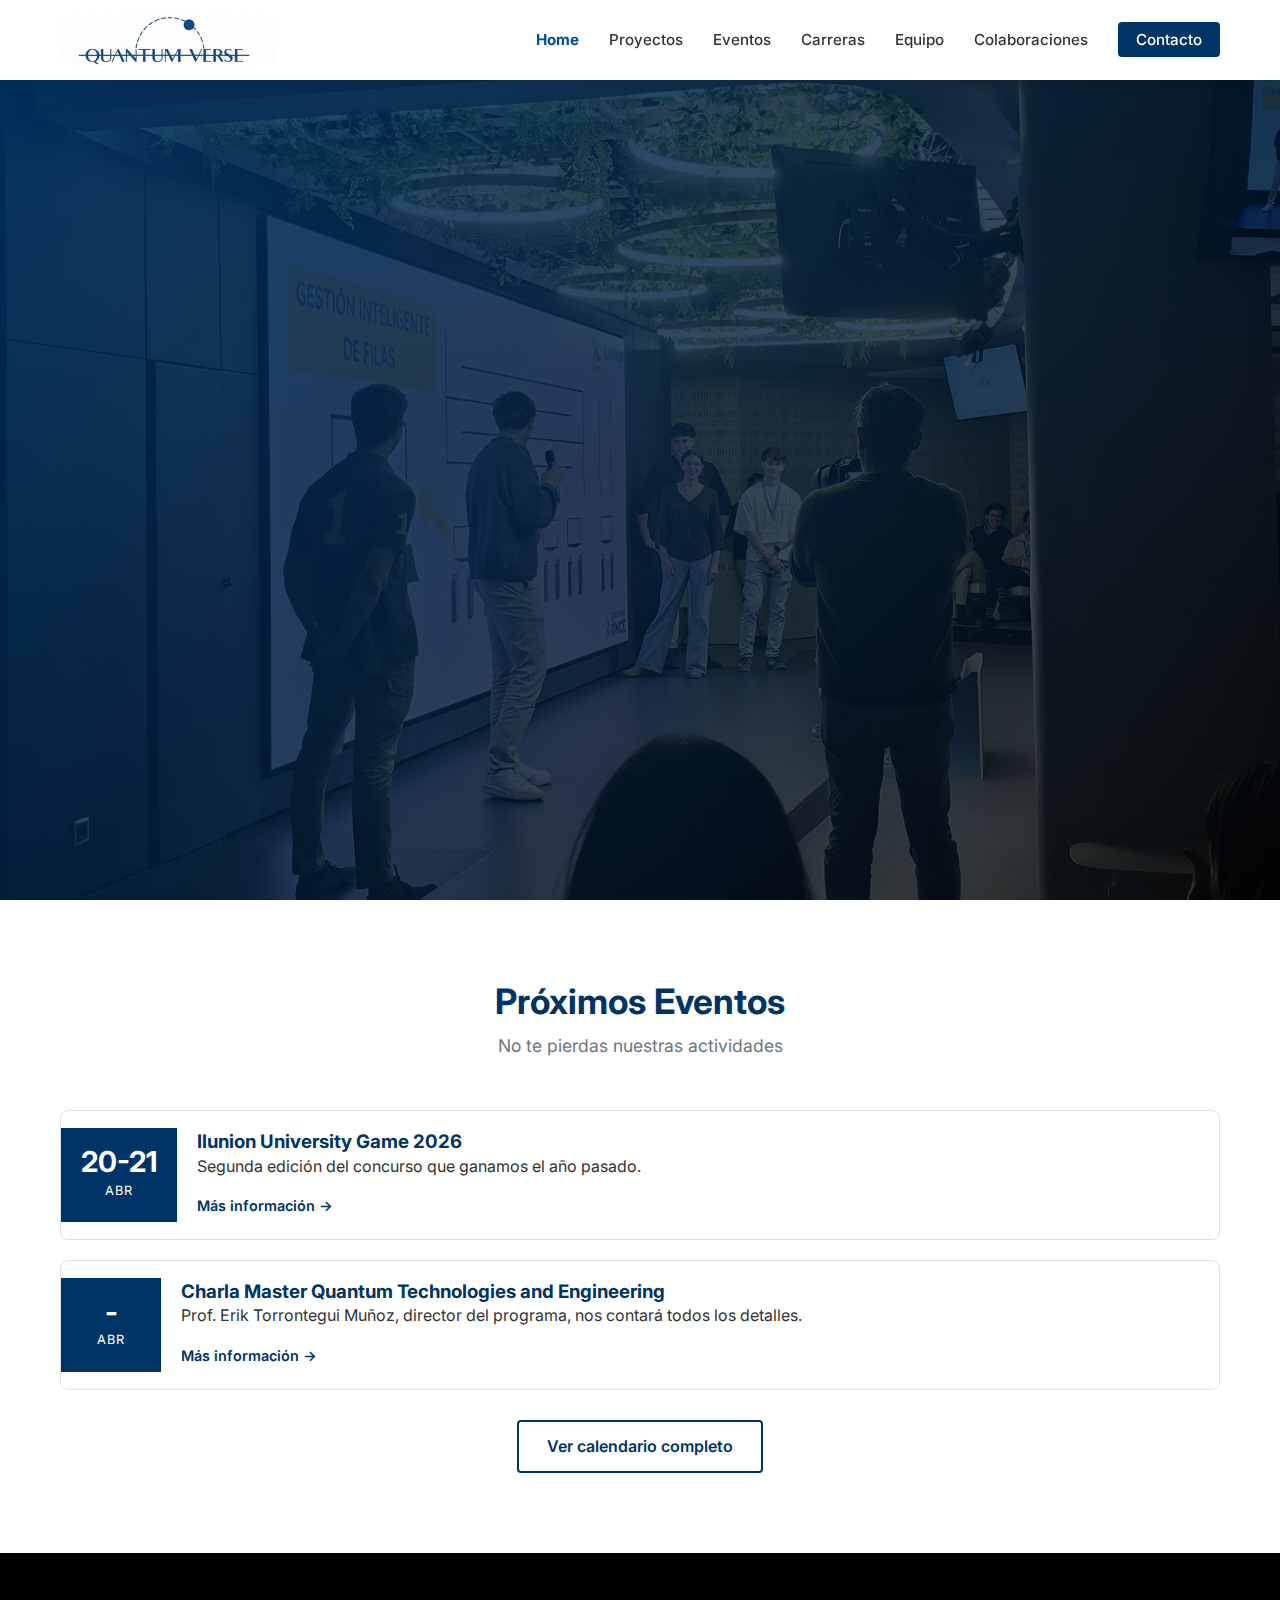
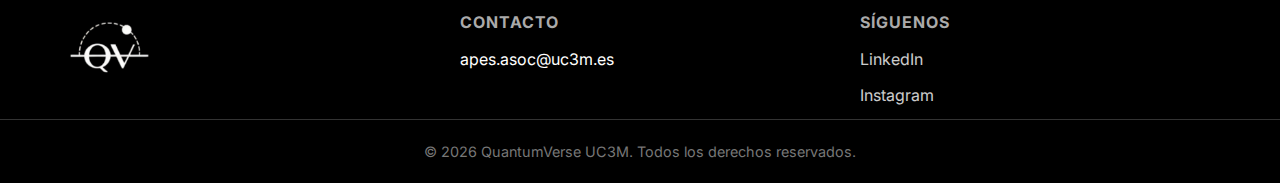
<file: index.html>
<!DOCTYPE html>
<html lang="es">
  <head>
      <meta charset="UTF-8" />
      <meta name="viewport" content="width=device-width, initial-scale=1.0" />
      <title>QuantumVerse - Asociación de Ingeniería Física UC3M</title>
      <link rel="icon" type="image/png" href="img/logo_pequeño_azul.png" />
      <meta
        name="description"
        content="QuantumVerse: Conectando la ingeniería física con proyectos reales y el mundo profesional. Asociación de la Universidad Carlos III de Madrid."
      />
      <link rel="stylesheet" href="style.css" />
      <link rel="preconnect" href="https://fonts.googleapis.com" />
      <link rel="preconnect" href="https://fonts.gstatic.com" crossorigin />
      <link
        href="https://fonts.googleapis.com/css2?family=Inter:wght@300;400;500;600;700&display=swap"
        rel="stylesheet"
      />
  </head>

  <body>
    <!-- Navigation -->
    <nav class="navbar">
      <div class="container nav-container">
        <a href="index.html" class="logo">
          <img src="img/logo_grande_blanco.png" alt="QuantumVerse" style="height: 50px; width: auto; display: block;">
        </a>
        <button class="nav-toggle" aria-label="Abrir menú">
          <span class="hamburger"></span>
        </button>
        <ul class="nav-menu">
          <li><a href="index.html" class="nav-link active">Home</a></li>
          <li><a href="proyectos.html" class="nav-link">Proyectos</a></li>
          <li><a href="eventos.html" class="nav-link">Eventos</a></li>
          <li><a href="carreras.html" class="nav-link">Carreras</a></li>
          <li><a href="equipo.html" class="nav-link">Equipo</a></li>
          <li><a href="colaboraciones.html" class="nav-link">Colaboraciones</a></li>
          <li><a href="#contacto" class="nav-link button-primary">Contacto</a></li>
        </ul>
      </div>
    </nav>

    <!-- Hero Section -->
    <header id="hero" class="hero-section">
      <div class="hero-overlay"></div>
      <div class="container hero-content">
        <h1 class="hero-title fade-in">
          Quantum Verse
        </h1>
        <p class="hero-subtitle fade-in delay-1">
          Asociación de Ingeniería Física - Universidad Carlos III de Madrid
        </p>
        <div class="hero-buttons fade-in delay-2">
          <a href="proyectos.html" class="btn btn-primary">Ver Proyectos</a>
          <a href="equipo.html" class="btn btn-outline">Únete a nosotros</a>
        </div>
      </div>
    </header>

    <!-- Projects Teaser --><!--
    <section class="section">
      <div class="container">
        <div class="section-header">
          <h2>Proyectos Destacados</h2>
          <p>Innovación tecnología desarrollada por estudiantes</p>
        </div>
        <div class="grid projects-grid">
          <article class="card project-card">
            <div class="card-content">
              <span class="tag active">Activo</span>
              <h3>Cohetería Experimental</h3>
              <p>
                Diseño y construcción de cohetes sonda con recuperación
                electrónica.
              </p>
              <a href="proyectos.html" class="read-more"
                >Ver todos los proyectos &rarr;</a
              >
            </div>
          </article>
          <article class="card project-card">
            <div class="card-content">
              <span class="tag active">Activo</span>
              <h3>Simulación de Fluidos</h3>
              <p>Desarrollo de software propio para la simulación numérica.</p>
              <a href="proyectos.html" class="read-more"
                >Ver todos los proyectos &rarr;</a
              >
            </div>
          </article>
        </div>
        <div style="text-align: center; margin-top: 30px">
          <a
            href="proyectos.html"
            class="btn btn-outline"
            style="
              border-color: var(--primary-color);
              color: var(--primary-color);
            "
            >Explorar todos los proyectos</a
          >
        </div>
      </div>
    </section>

    <section class="section bg-light">
      <div class="container">
        <div class="section-header">
          <h2>Tu Futuro Profesional</h2>
          <p>Descubre las salidas de la Ingeniería Física</p>
        </div>
        <div class="grid careers-grid">
          <div class="career-item">
            <div class="icon-box"></div>
            <h3>Energía y Sostenibilidad</h3>
            <p>Fusión nuclear, renovables y eficiencia energética.</p>
          </div>
          <div class="career-item">
            <div class="icon-box"></div>
            <h3>Tecnología y Datos</h3>
            <p>Ciencia de datos, computación cuántica e IA.</p>
          </div>
        </div>
        <div style="text-align: center; margin-top: 30px">
          <a href="carreras.html" class="btn btn-primary"
            >Ver guía de carreras</a
          >
        </div>
      </div>
    </section>
  -->
    <!-- Eventos Teaser -->
    <section class="section">
      <div class="container">
        <div class="section-header">
          <h2>Próximos Eventos</h2>
          <p>No te pierdas nuestras actividades</p>
        </div>
        <div class="events-list">
          <div class="event-item">
            <div class="date-badge">
              <span class="day">20-21</span>
              <span class="month">ABR</span>
            </div>
            <div class="event-details">
              <h3>Ilunion University Game 2026</h3>
              <p>Segunda edición del concurso que ganamos el año pasado.</p>
              <a href="eventos.html" class="read-more"
                >Más información &rarr;</a
              >
            </div>
          </div>
          <div class="event-item">
            <div class="date-badge">
              <span class="day">-</span>
              <span class="month">ABR</span>
            </div>
            <div class="event-details">
              <h3>Charla Master Quantum Technologies and Engineering</h3>
              <p>Prof. Erik Torrontegui Muñoz, director del programa, nos contará todos los detalles.</p>
              <a href="eventos.html" class="read-more"
                >Más información &rarr;</a
              >
            </div>
          </div>
        </div>
        <div style="text-align: center; margin-top: 30px">
          <a
            href="eventos.html"
            class="btn btn-outline"
            style="
              border-color: var(--primary-color);
              color: var(--primary-color);
            "
            >Ver calendario completo</a
          >
        </div>
      </div>
    </section>

    <!-- Footer -->
     <footer id="contacto">
      <!-- (Same footer content) -->
      <div class="container footer-content">
        <div class="footer-col">
          <img src="img/logo_pequeño_negro.png" alt="QuantumVerse" style="height: 80px; margin-bottom: 15px;">
          <p>
          </p>
        </div>
        <div class="footer-col">
          <h4>Contacto</h4>
          <p>apes.asoc@uc3m.es</p>
        </div>
        <div class="footer-col">
          <h4>Síguenos</h4>
          <ul class="social-links">
            <li><a href="https://www.linkedin.com/company/apes-uc3m">LinkedIn</a></li>
            <li><a href="https://www.instagram.com/apes_uc3m/">Instagram</a></li>
          </ul>
        </div>
      </div>
      <div class="footer-bottom">
        <p>&copy; 2026 QuantumVerse UC3M. Todos los derechos reservados.</p>
      </div>
    </footer>

    <script src="script.js"></script>
  </body>
</html>
</file>
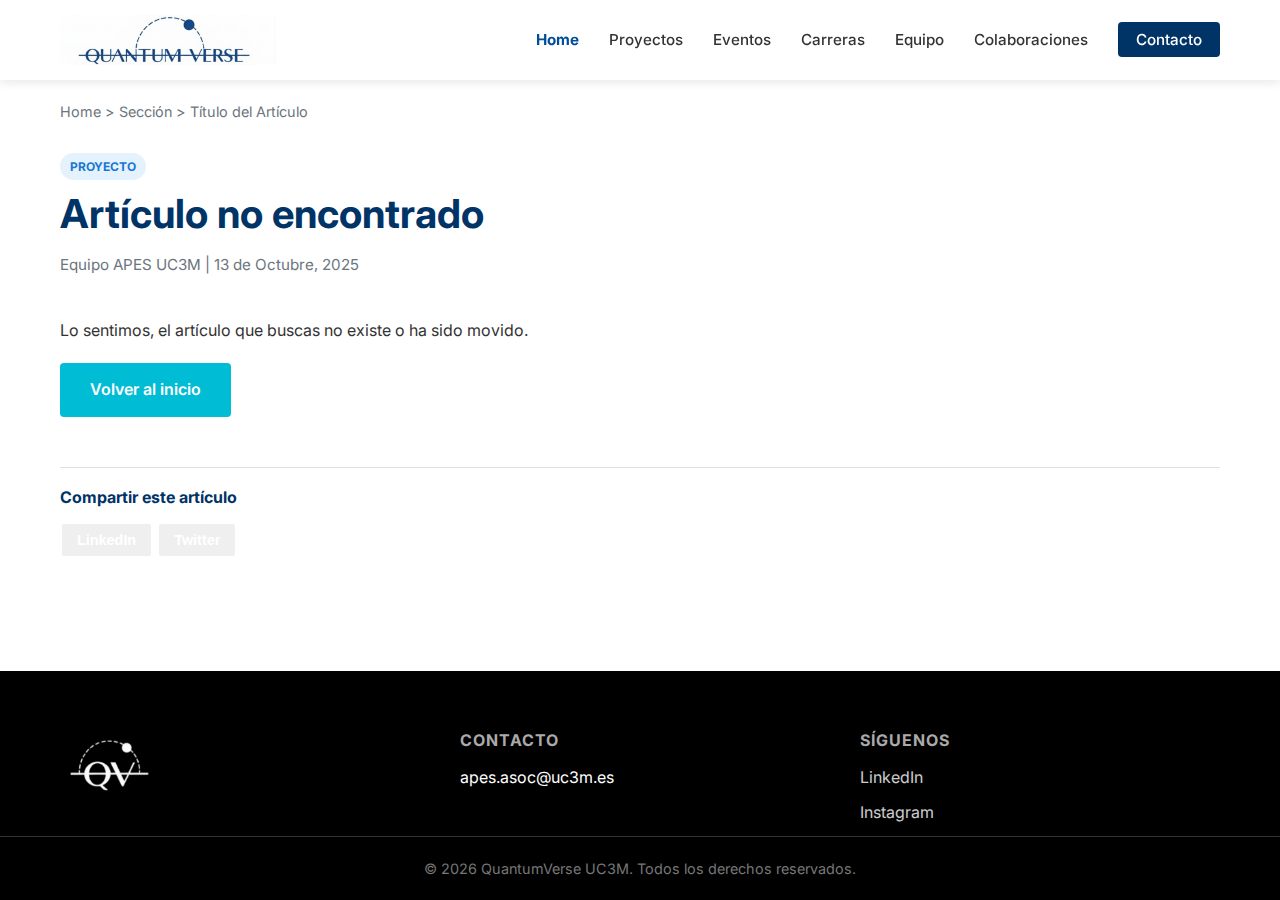
<file: articulo.html>
<!DOCTYPE html>
<html lang="es">
  <head>
    <meta charset="UTF-8" />
    <meta name="viewport" content="width=device-width, initial-scale=1.0" />
    <title>Título del Artículo - QuantumVerse</title>
    <link rel="icon" type="image/png" href="img/logo_pequeño_azul.png" />
    <meta
      name="description"
      content="Descripción breve del artículo para SEO."
    />
    <link rel="stylesheet" href="style.css" />
    <link rel="preconnect" href="https://fonts.googleapis.com" />
    <link rel="preconnect" href="https://fonts.gstatic.com" crossorigin />
    <link
      href="https://fonts.googleapis.com/css2?family=Inter:wght@300;400;500;600;700&display=swap"
      rel="stylesheet"
    />
  </head>

  <body>
    <!-- Navigation -->
    <nav class="navbar">
      <div class="container nav-container">
        <a href="index.html" class="logo">
          <img src="img/logo_grande_blanco.png" alt="QuantumVerse" style="height: 50px; width: auto; display: block;">
        </a>
        <button class="nav-toggle" aria-label="Abrir menú">
          <span class="hamburger"></span>
        </button>
        <ul class="nav-menu">
          <li><a href="index.html" class="nav-link active">Home</a></li>
          <li><a href="proyectos.html" class="nav-link">Proyectos</a></li>
          <li><a href="eventos.html" class="nav-link">Eventos</a></li>
          <li><a href="carreras.html" class="nav-link">Carreras</a></li>
          <li><a href="equipo.html" class="nav-link">Equipo</a></li>
          <li><a href="colaboraciones.html" class="nav-link">Colaboraciones</a></li>
          <li><a href="#contacto" class="nav-link button-primary">Contacto</a></li>
        </ul>
      </div>
    </nav>

    <!-- Main Content -->
    <main
      class="page-container"
      style="padding-top: 100px; padding-bottom: 60px"
    >
      <div class="container">
        <!-- Breadcrumbs -->
        <div
          class="breadcrumbs"
          style="
            margin-bottom: 30px;
            color: var(--secondary-color);
            font-size: 0.9rem;
          "
        >
          <a href="index.html">Home</a> &gt;
          <a href="#" class="current-section" id="breadcrumb-section"
            >Sección</a
          >
          &gt;
          <span class="current-page" id="breadcrumb-title"
            >Título del Artículo</span
          >
        </div>

        <article class="full-article">
          <header class="article-header" style="margin-bottom: 40px">
            <span
              class="tag active"
              style="margin-bottom: 10px"
              id="article-category"
              >Proyecto</span
            >
            <h1
              style="font-size: 2.5rem; margin-bottom: 15px"
              id="article-title"
            >
              Cámara de niebla
            </h1>
            <div
              class="meta-info"
              style="color: var(--secondary-color); font-size: 0.95rem"
            >
              <span id="article-author">Equipo APES UC3M</span> |
              <span id="article-date">13 de Octubre, 2025</span>
            </div>
          </header>

          <div
            class="article-content"
            style="max-width: 800px"
            id="article-body"
          >
          </div>

          <div
            class="share-buttons"
            style="
              margin-top: 50px;
              padding-top: 20px;
              border-top: 1px solid var(--border-color);
            "
          >
            <h4 style="margin-bottom: 15px">Compartir este artículo</h4>
            <button
              class="btn btn-outline"
              style="padding: 8px 15px; font-size: 0.9rem"
            >
              LinkedIn
            </button>
            <button
              class="btn btn-outline"
              style="padding: 8px 15px; font-size: 0.9rem"
            >
              Twitter
            </button>
          </div>
        </article>
      </div>
    </main>

    <!-- Footer -->
     <footer id="contacto">
      <!-- (Same footer content) -->
      <div class="container footer-content">
        <div class="footer-col">
          <img src="img/logo_pequeño_negro.png" alt="QuantumVerse" style="height: 80px; margin-bottom: 15px;">
          <p>
          </p>
        </div>
        <div class="footer-col">
          <h4>Contacto</h4>
          <p>apes.asoc@uc3m.es</p>
        </div>
        <div class="footer-col">
          <h4>Síguenos</h4>
          <ul class="social-links">
            <li><a href="https://www.linkedin.com/company/apes-uc3m">LinkedIn</a></li>
            <li><a href="https://www.instagram.com/apes_uc3m/">Instagram</a></li>
          </ul>
        </div>
      </div>
      <div class="footer-bottom">
        <p>&copy; 2026 QuantumVerse UC3M. Todos los derechos reservados.</p>
      </div>
    </footer>

    <script async src="https://www.instagram.com/embed.js"></script>

    <script src="script.js"></script>

  </body>
</html>
</file>
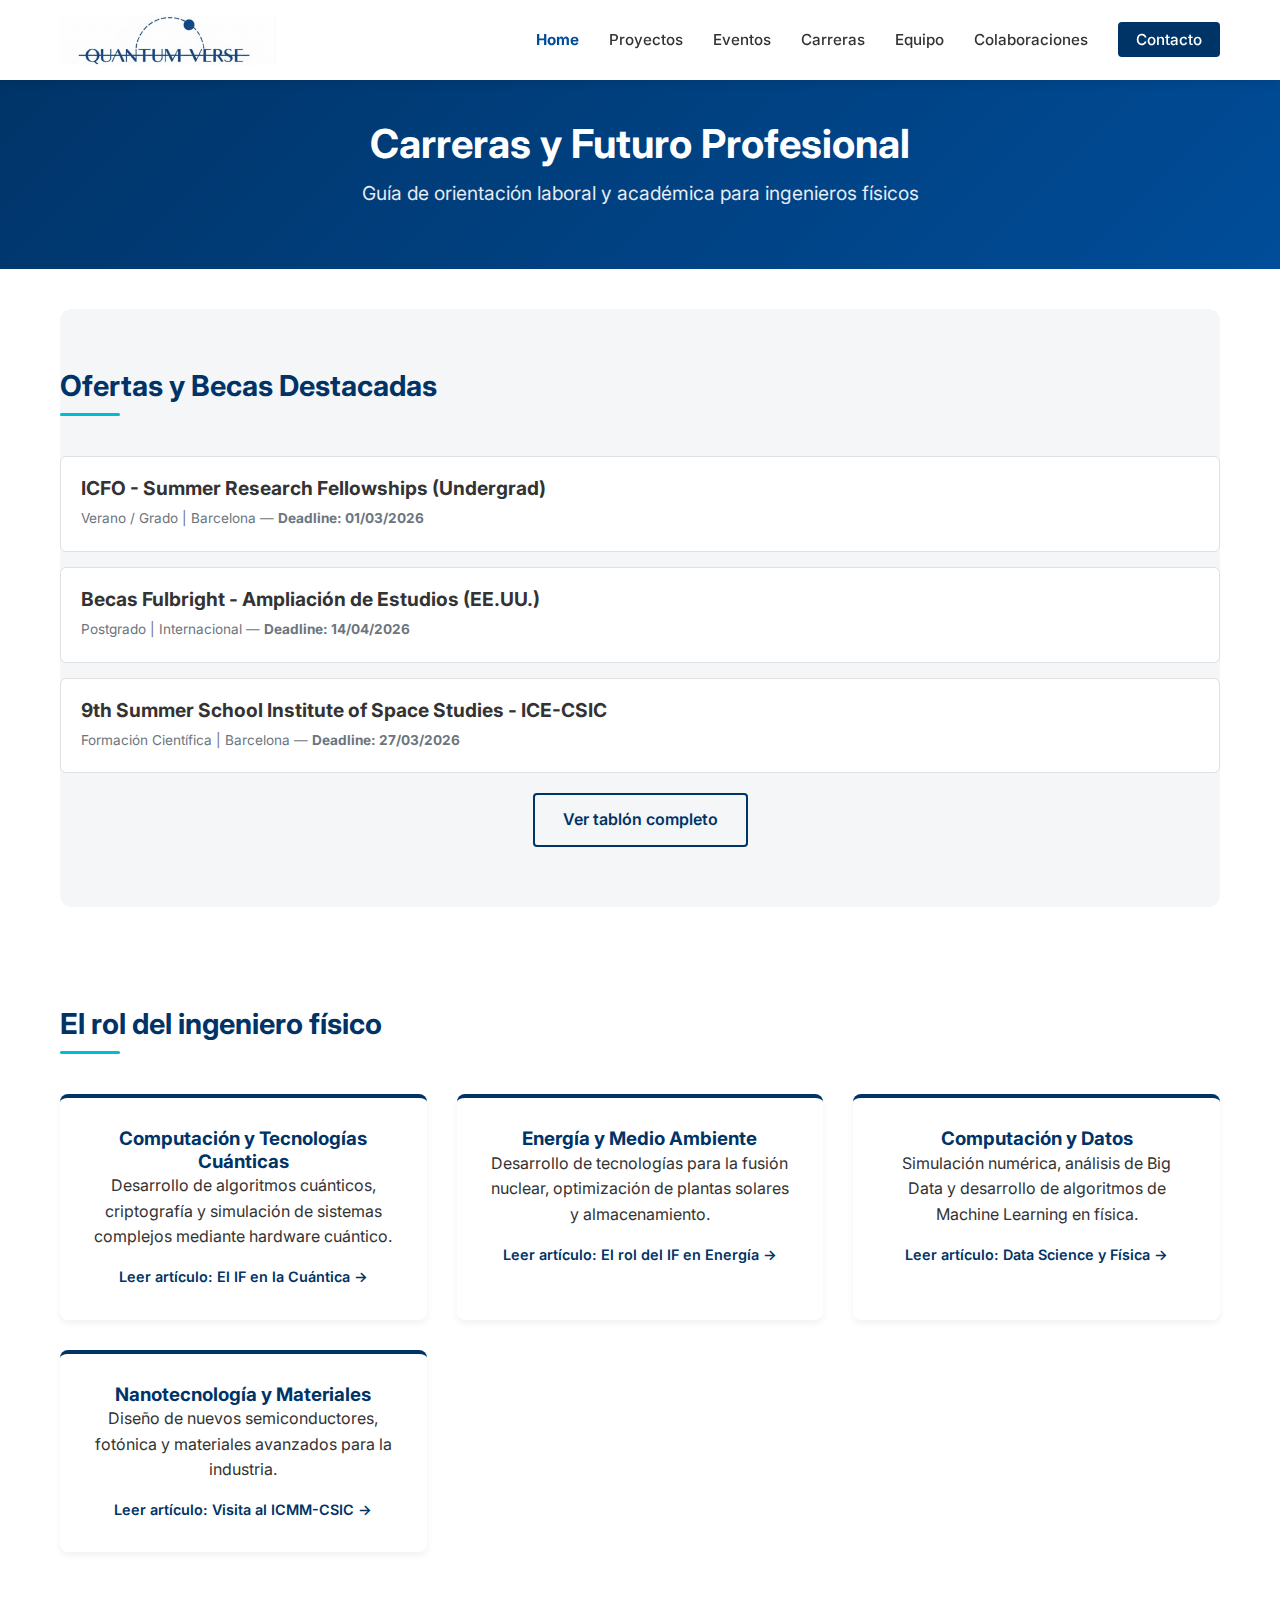
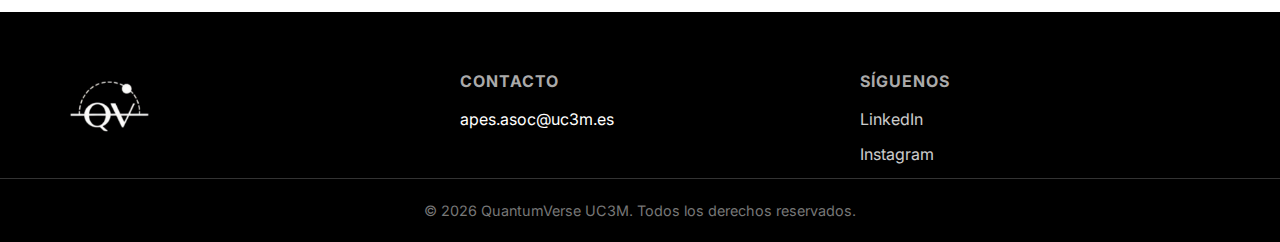
<file: carreras.html>
<!DOCTYPE html>
<html lang="es">
  <head>
    <meta charset="UTF-8" />
    <meta name="viewport" content="width=device-width, initial-scale=1.0" />
    <link rel="icon" type="image/png" href="img/logos/logo_pequeño_azul.png" />
    <title>Carreras - QVerse </title>
    <meta
      name="description"
      content="Salidas profesionales de ingeniería física: Industria, Investigación, Consultoría y más."
    />
    <link rel="stylesheet" href="style.css" />
    <link rel="preconnect" href="https://fonts.googleapis.com" />
    <link rel="preconnect" href="https://fonts.gstatic.com" crossorigin />
    <link
      href="https://fonts.googleapis.com/css2?family=Inter:wght@300;400;500;600;700&display=swap"
      rel="stylesheet"
    />
  </head>

  <body>
    <!-- Navigation -->
    <nav class="navbar">
      <div class="container nav-container">
        <a href="index.html" class="logo">
          <img src="img/logos/logo_grande_blanco.png" alt="QuantumVerse" style="height: 50px; width: auto; display: block;">
        </a>
        <button class="nav-toggle" aria-label="Abrir menú">
          <span class="hamburger"></span>
        </button>
        <ul class="nav-menu">
          <li><a href="index.html" class="nav-link active">Home</a></li>
          <li><a href="proyectos.html" class="nav-link">Proyectos</a></li>
          <li><a href="eventos.html" class="nav-link">Eventos</a></li>
          <li><a href="carreras.html" class="nav-link">Carreras</a></li>
          <li><a href="equipo.html" class="nav-link">Equipo</a></li>
          <li><a href="colaboraciones.html" class="nav-link">Colaboraciones</a></li>
          <li><a href="#contacto" class="nav-link button-primary">Contacto</a></li>
        </ul>
      </div>
    </nav>

    <!-- Page Header -->
    <header
      class="page-header"
      
    >
      <div class="container">
        <h1>Carreras y Futuro Profesional</h1>
        <p>Guía de orientación laboral y académica para ingenieros físicos</p>
      </div>
    </header>

    <!-- Main Content -->
    <main class="page-container">
      <div class="container">

        <section id="ofertas" class="page-section bg-light-rounded">
        <div class="section-title">
          <h2>Ofertas y Becas Destacadas</h2>
          <div class="divider"></div>
        </div>

        <div class="list-view">
          <div class="list-item">
            <a href="https://jobs.icfo.eu/?detail=1069" target="_blank" class="list-link">
              <h3>ICFO - Summer Research Fellowships (Undergrad)</h3>
              <span class="meta">Verano / Grado | Barcelona — <strong>Deadline: 01/03/2026</strong></span>
            </a>
          </div>

          <div class="list-item">
            <a href="https://fulbright.es/programas-y-becas/convocatorias/programa-propio-ampliacion-de-estudios-master-ph-d/2027/1968/" target="_blank" class="list-link">
              <h3>Becas Fulbright - Ampliación de Estudios (EE.UU.)</h3>
              <span class="meta">Postgrado | Internacional — <strong>Deadline: 14/04/2026</strong></span>
            </a>
          </div>

          <div class="list-item">
              <a href="https://workshops.ice.csic.es/event/7/page/27-scientific-program" target="_blank" class="list-link">
                <h3>9th Summer School Institute of Space Studies - ICE-CSIC</h3>
                <span class="meta">Formación Científica | Barcelona — <strong>Deadline: 27/03/2026</strong></span>
              </a>
            </div>

          <div id="extra-items" style="display: none;">
            <div class="list-item">
              <a href="https://jobs.materials.imdea.org/offer/view?id=93076" target="_blank" class="list-link">
                <h3>PhD position on multiphysics modeling and simulation of Li batteries - IMDEA</h3>
                <span class="meta">Investigación | Madrid — <strong>Deadline: Hasta cubrir vacante</strong></span>
              </a>
            </div>

            <div class="list-item">
              <a href="https://jobs.materials.imdea.org/offer/view?id=93548" target="_blank" class="list-link">
                <h3>Research assistant in laboratory automation [part time] - IMDEA</h3>
                <span class="meta">Ingeniería I+D | Getafe — <strong>Deadline: Hasta cumplir vacante</strong></span>
              </a>
            </div>
            <div class="list-item">
            <a href="https://kpmg.com/es/es/carreras/estudiantes-recien-graduados/kpmg-blue-summer-experience.html" target="_blank" class="list-link">
              <h3>KPMG Blue Summer Experience</h3>
              <span class="meta">Prácticas Verano (Consultoría) | Madrid — <strong>Deadline: Abre en abril</strong></span>
            </a>
          </div>
          </div>
        </div>

        <div style="margin-top: 20px; text-align: center">
          <a
            href="javascript:void(0)"
            id="btn-tablon"
            onclick="toggleTablon()"
            class="btn btn-outline"
            style="border-color: var(--primary-color); color: var(--primary-color);"
            >Ver tablón completo</a
          >
        </div>
      </section>

        <!-- Subsection: Career Paths -->
        <section id="sectores" class="page-section">
          <div class="section-title">
            <h2>El rol del ingeniero físico</h2>
            <div class="divider"></div>
          </div>
          <div class="grid careers-grid">
            <div class="career-item">
              <h3>Computación y Tecnologías Cuánticas</h3>
              <p>
              Desarrollo de algoritmos cuánticos, criptografía y simulación de sistemas complejos mediante hardware cuántico.
              </p>
              <a href="articulo.html?id=quantum" class="read-more"
                >Leer artículo: El IF en la Cuántica &rarr;</a
              >
            </div>
            <div class="career-item">
              <h3>Energía y Medio Ambiente</h3>
              <p>
                Desarrollo de tecnologías para la fusión nuclear, optimización
                de plantas solares y almacenamiento.
              </p>
              <a href="articulo.html?id=energia" class="read-more"
                >Leer artículo: El rol del IF en Energía &rarr;</a
              >
            </div>
            <div class="career-item">
              <h3>Computación y Datos</h3>
              <p>
                Simulación numérica, análisis de Big Data y desarrollo de
                algoritmos de Machine Learning en física.
              </p>
              <a href="articulo.html?id=datos" class="read-more"
                >Leer artículo: Data Science y Física &rarr;</a
              >
            </div>
            <div class="career-item">
              <h3>Nanotecnología y Materiales</h3>
              <p>
                Diseño de nuevos semiconductores, fotónica y materiales
                avanzados para la industria.
              </p>
              <a href="articulo.html?id=icmm" class="read-more"
                >Leer artículo: Visita al ICMM-CSIC &rarr;</a
              >
            </div>
          </div>
        </section>
        

        <!-- Subsection: Alumni Stories 
        <section id="alumni" class="page-section">
          <div class="section-title">
            <h2>Experiencias Alumni</h2>
            <div class="divider"></div>
          </div>
          <div class="grid projects-grid">
            <article class="card">
              <div class="card-content">
                <span class="tag">Entrevista</span>
                <h3>De la UC3M al CERN</h3>
                <p>
                  Entrevista con Pablo R., trabajando actualmente en el detector
                  ATLAS.
                </p>
                <a href="articulo.html?id=cern" class="read-more"
                  >Leer entrevista &rarr;</a
                >
              </div>
            </article>
            <article class="card">
              <div class="card-content">
                <span class="tag">Trayectoria</span>
                <h3>Emprender en Fotónica</h3>
                <p>
                  Cómo Lucía M. fundó su propia startup de sensores ópticos.
                </p>
                <a href="articulo.html?id=startup" class="read-more"
                  >Leer historia &rarr;</a
                >
              </div>
            </article>
          </div>
        </section>
      -->
      </div>
    </main>
    <!-- Footer -->
    <footer id="contacto">
      <!-- (Same footer content) -->
      <div class="container footer-content">
        <div class="footer-col">
          <img src="img/logos/logo_pequeño_negro.png" alt="QuantumVerse" style="height: 80px; margin-bottom: 15px;">
          <p>
          </p>
        </div>
        <div class="footer-col">
          <h4>Contacto</h4>
          <p>apes.asoc@uc3m.es</p>
        </div>
        <div class="footer-col">
          <h4>Síguenos</h4>
          <ul class="social-links">
            <li><a href="https://www.linkedin.com/company/apes-uc3m">LinkedIn</a></li>
            <li><a href="https://www.instagram.com/apes_uc3m/">Instagram</a></li>
          </ul>
        </div>
      </div>
      <div class="footer-bottom">
        <p>&copy; 2026 QuantumVerse UC3M. Todos los derechos reservados.</p>
      </div>
    </footer>

    <script src="script.js"></script>
  </body>
</html>
</file>
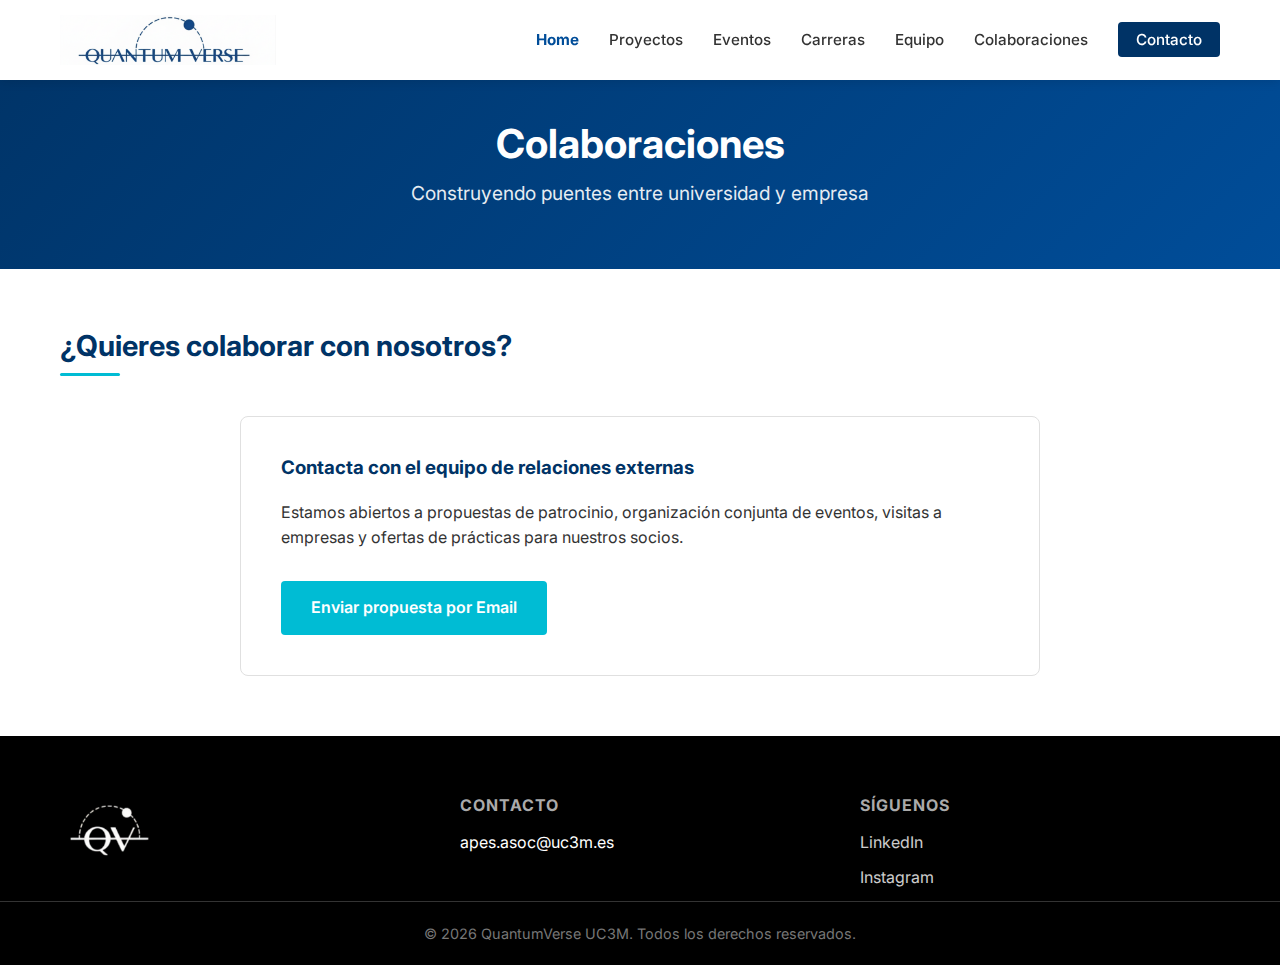
<file: colaboraciones.html>
<!DOCTYPE html>
<html lang="es">

<head>
    <meta charset="UTF-8">
    <meta name="viewport" content="width=device-width, initial-scale=1.0">
    <title>Colaboraciones - Qverse</title>
    <link rel="icon" type="image/png" href="img/logos/logo_pequeño_azul.png" />
    <meta name="description" content="Colabora con APES. Empresas, instituciones y oportunidades de patrocinio.">
    <link rel="stylesheet" href="style.css">
    <link rel="preconnect" href="https://fonts.googleapis.com">
    <link rel="preconnect" href="https://fonts.gstatic.com" crossorigin>
    <link href="https://fonts.googleapis.com/css2?family=Inter:wght@300;400;500;600;700&display=swap" rel="stylesheet">
</head>

<body>

    <!-- Navigation -->
    <nav class="navbar">
      <div class="container nav-container">
        <a href="index.html" class="logo">
          <img src="img/logos/logo_grande_blanco.png" alt="QuantumVerse" style="height: 50px; width: auto; display: block;">
        </a>
        <button class="nav-toggle" aria-label="Abrir menú">
          <span class="hamburger"></span>
        </button>
        <ul class="nav-menu">
          <li><a href="index.html" class="nav-link active">Home</a></li>
          <li><a href="proyectos.html" class="nav-link">Proyectos</a></li>
          <li><a href="eventos.html" class="nav-link">Eventos</a></li>
          <li><a href="carreras.html" class="nav-link">Carreras</a></li>
          <li><a href="equipo.html" class="nav-link">Equipo</a></li>
          <li><a href="colaboraciones.html" class="nav-link">Colaboraciones</a></li>
          <li><a href="#contacto" class="nav-link button-primary">Contacto</a></li>
        </ul>
      </div>
    </nav>

    <!-- Page Header -->
    <header class="page-header" >
        <div class="container">
            <h1>Colaboraciones</h1>
            <p>Construyendo puentes entre universidad y empresa</p>
        </div>
    </header>

    <!-- Main Content -->
    <main class="page-container">
        <div class="container">
            <!--
            Subsection: Partners
            <section id="empresas" class="page-section">
                <div class="section-title">
                    <h2>Empresas Colaboradoras</h2>
                    <div class="divider"></div>
                </div>
                <div class="partners-grid" style="opacity: 1; margin-bottom: 50px;">
                     Partner Item
                    <div class="card"
                        style="padding: 30px; display: flex; align-items: center; justify-content: center; min-height: 150px;">
                        <h3 style="color: #666;">GOOGLE</h3>
                    </div>
                    <div class="card"
                        style="padding: 30px; display: flex; align-items: center; justify-content: center; min-height: 150px;">
                        <h3 style="color: #666;">IBM</h3>
                    </div>
                    <div class="card"
                        style="padding: 30px; display: flex; align-items: center; justify-content: center; min-height: 150px;">
                        <h3 style="color: #666;">Hermano de Rafa</h3>
                    </div>
                    <div class="card"
                        style="padding: 30px; display: flex; align-items: center; justify-content: center; min-height: 150px;">
                        <h3 style="color: #666;">PSOE</h3>
                    </div>
                </div>
                <div style="text-align: center;">
                    <a href="articulo.html?id=dossier" class="btn btn-outline"
                        style="border-color: var(--primary-color); color: var(--primary-color);">Descargar Dossier de
                        Patrocinio</a>
                </div>
            </section>
        
             Subsection: Academic Alliances 
            <section id="institucional" class="page-section bg-light-rounded">
                <div class="section-title">
                    <h2>Alianzas Institucionales</h2>
                    <div class="divider"></div>
                </div>
                <div class="list-view">
                    <div class="list-item">
                        <div class="list-link">
                            <h3>Universidad Carlos III de Madrid (UC3M)</h3>
                            <p style="color: var(--secondary-color); font-size: 0.9rem; margin-top: 5px;">Apoyo
                                institucional y cesión de espacios - Escuela Politécnica Superior.</p>
                        </div>
                    </div>
                    <div class="list-item">
                        <div class="list-link">
                            <h3>Colegio Oficial de Físicos (COFIS)</h3>
                            <p style="color: var(--secondary-color); font-size: 0.9rem; margin-top: 5px;">Colaboración
                                en orientación profesional y visado de proyectos.</p>
                        </div>
                    </div>
                     <div class="list-item">
                        <div class="list-link">
                            <h3>Nanyang Technological University (NTU)</h3>
                            <p style="color: var(--secondary-color); font-size: 0.9rem; margin-top: 5px;">Colaboración
                                en orientación profesional y visado de proyectos.</p>
                        </div>
                    </div>
                </div>
            </section>
            -->
            <!-- Subsection: Contact Form / Call to Action -->
            <section id="contacto-colab" class="page-section">
                <div class="section-title">
                    <h2>¿Quieres colaborar con nosotros?</h2>
                    <div class="divider"></div>
                </div>
                <div
                    style="background: #fff; padding: 40px; border-radius: 8px; border: 1px solid var(--border-color); max-width: 800px; margin: 0 auto;">
                    <h3 style="margin-bottom: 20px;">Contacta con el equipo de relaciones externas</h3>
                    <p style="margin-bottom: 30px;">
                        Estamos abiertos a propuestas de patrocinio, organización conjunta de eventos, visitas a
                        empresas y ofertas de prácticas para nuestros socios.
                    </p>
                    <a href="https://mail.google.com/mail/?view=cm&fs=1&to=apes.asoc@uc3m.es&su=Propuesta%20de%20colaboraci%C3%B3n"
                        class="btn btn-primary"
                        target="_blank"
                        rel="noopener noreferrer">Enviar propuesta por Email</a>
                </div>
            </section>

        </div>
    </main>

    <!-- Footer -->
     <footer id="contacto">
      <!-- (Same footer content) -->
      <div class="container footer-content">
        <div class="footer-col">
          <img src="img/logos/logo_pequeño_negro.png" alt="QuantumVerse" style="height: 80px; margin-bottom: 15px;">
          <p>
          </p>
        </div>
        <div class="footer-col">
          <h4>Contacto</h4>
          <p>apes.asoc@uc3m.es</p>
        </div>
        <div class="footer-col">
          <h4>Síguenos</h4>
          <ul class="social-links">
            <li><a href="https://www.linkedin.com/company/apes-uc3m">LinkedIn</a></li>
            <li><a href="https://www.instagram.com/apes_uc3m/">Instagram</a></li>
          </ul>
        </div>
      </div>
      <div class="footer-bottom">
        <p>&copy; 2026 QuantumVerse UC3M. Todos los derechos reservados.</p>
      </div>
    </footer>


    <script src="script.js"></script>
</body>

</html>
</file>
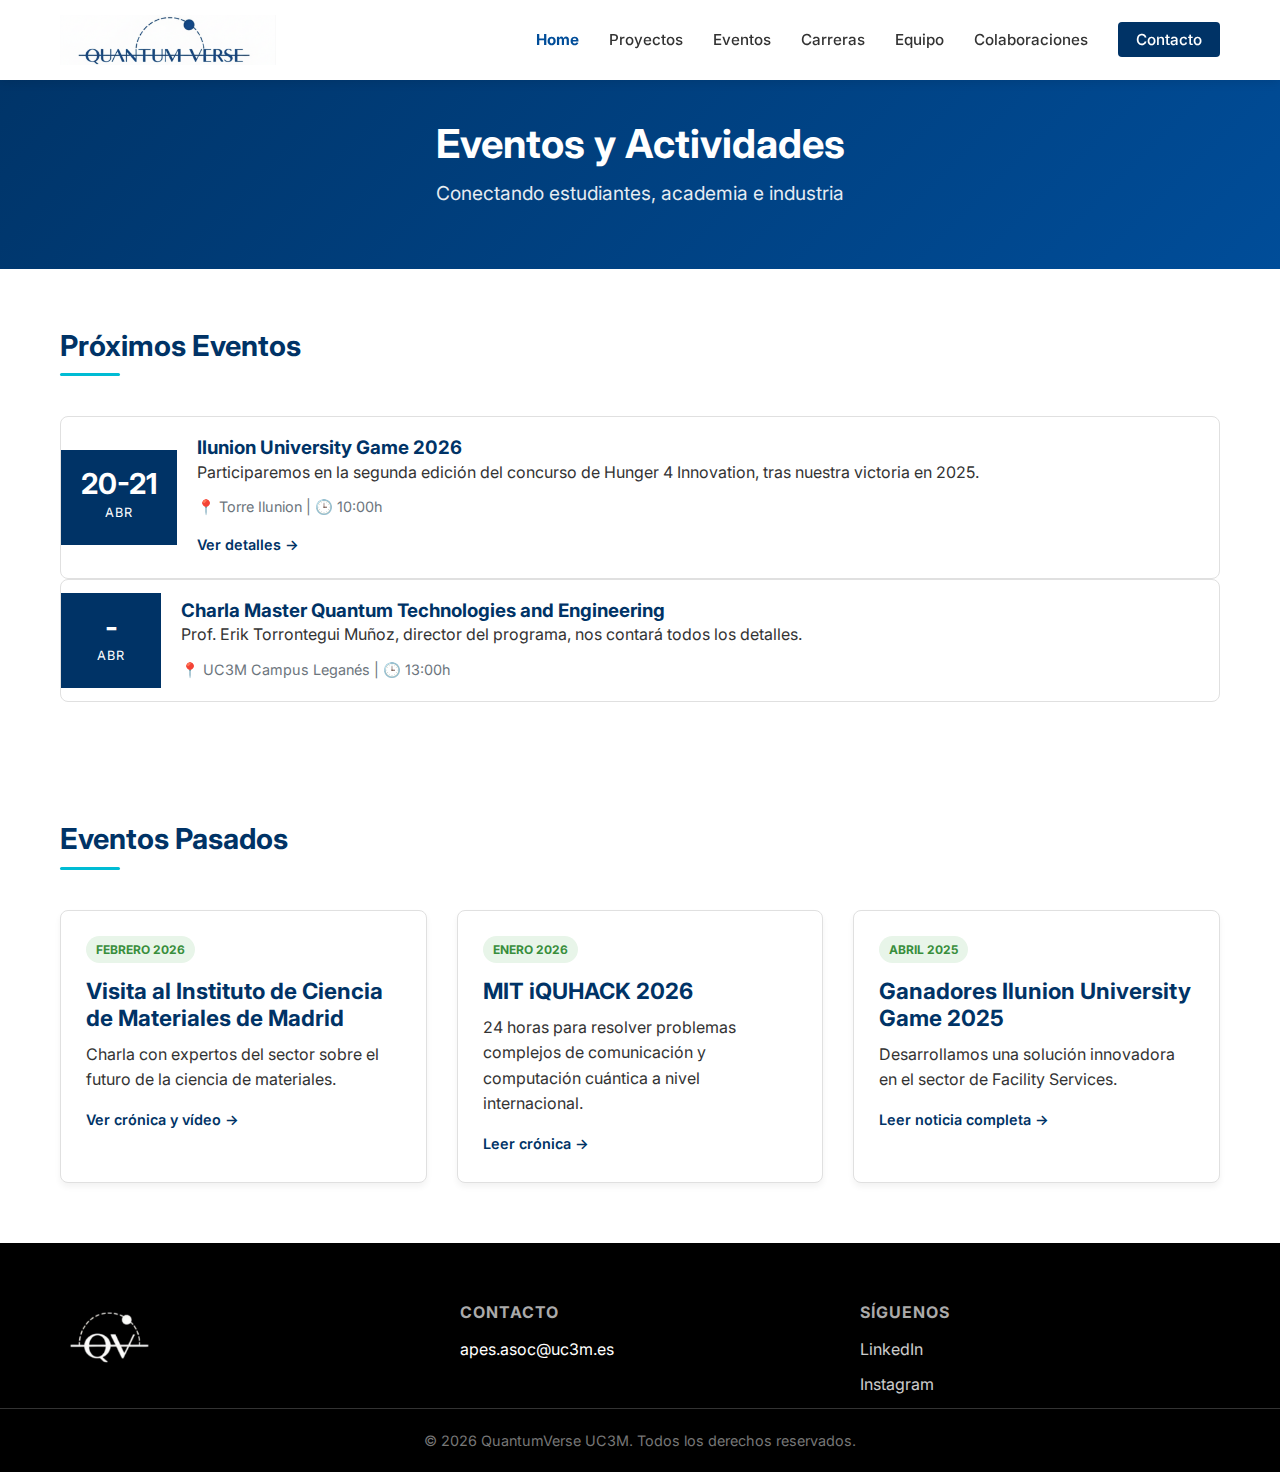
<file: eventos.html>
<!DOCTYPE html>
<html lang="es">
  <head>
    <meta charset="UTF-8" />
    <meta name="viewport" content="width=device-width, initial-scale=1.0" />
    <title>Eventos - QVerse</title>
    <link rel="icon" type="image/png" href="img/logos/logo_pequeño_azul.png" />
    <meta
      name="description"
      content="Calendario de eventos, coferencias y talleres de la Asociación de Ingeniería Física."
    />
    <link rel="stylesheet" href="style.css" />
    <link rel="preconnect" href="https://fonts.googleapis.com" />
    <link rel="preconnect" href="https://fonts.gstatic.com" crossorigin />
    <link
      href="https://fonts.googleapis.com/css2?family=Inter:wght@300;400;500;600;700&display=swap"
      rel="stylesheet"
    />
  </head>

  <body>
    <!-- Navigation -->
    <nav class="navbar">
      <div class="container nav-container">
        <a href="index.html" class="logo">
          <img src="img/logos/logo_grande_blanco.png" alt="QuantumVerse" style="height: 50px; width: auto; display: block;">
        </a>
        <button class="nav-toggle" aria-label="Abrir menú">
          <span class="hamburger"></span>
        </button>
        <ul class="nav-menu">
          <li><a href="index.html" class="nav-link active">Home</a></li>
          <li><a href="proyectos.html" class="nav-link">Proyectos</a></li>
          <li><a href="eventos.html" class="nav-link">Eventos</a></li>
          <li><a href="carreras.html" class="nav-link">Carreras</a></li>
          <li><a href="equipo.html" class="nav-link">Equipo</a></li>
          <li><a href="colaboraciones.html" class="nav-link">Colaboraciones</a></li>
          <li><a href="#contacto" class="nav-link button-primary">Contacto</a></li>
        </ul>
      </div>
    </nav>

    <!-- Page Header -->
    <header
      class="page-header"
      
    >
      <div class="container">
        <h1>Eventos y Actividades</h1>
        <p>Conectando estudiantes, academia e industria</p>
      </div>
    </header>

    <!-- Main Content -->
    <main class="page-container">
      <div class="container">
        <!-- Subsection: Upcoming Events -->
        <section id="proximos" class="page-section">
          <div class="section-title">
            <h2>Próximos Eventos</h2>
            <div class="divider"></div>
            </div>
            <div class="event-item">
              <div class="date-badge">
                <span class="day">20-21</span>
                <span class="month">ABR</span>
              </div>
              <div class="event-details">
                <h3>Ilunion University Game 2026</h3>
                <p>
                  Participaremos en la segunda edición del concurso de Hunger 4 Innovation, tras nuestra victoria en 2025.
                </p>
                <span class="location">📍 Torre Ilunion | 🕒 10:00h</span>
                <a href="articulo.html?id=ilunion" class="read-more">Ver detalles &rarr;</a>
              </div>
            </div>
            <div class="event-item">
              <div class="date-badge">
                <span class="day">-</span>
                <span class="month">ABR</span>
              </div>
              <div class="event-details">
                <h3>Charla Master Quantum Technologies and Engineering</h3>
                <p>
                  Prof. Erik Torrontegui Muñoz, director del programa, nos contará todos los detalles.
                </p>
                <span class="location">📍 UC3M Campus Leganés | 🕒 13:00h</span>
                <!--<a href="articulo.html?id=ilunion" class="read-more">Ver detalles &rarr;</a>-->
              </div>
            </div>
          </div>
        </section>

        <!-- Subsection: Annual Congress 
        <section id="congreso" class="page-section bg-light-rounded">
          <div class="section-title">
            <h2>Congreso Nacional de Física</h2>
            <div class="divider"></div>
          </div>
           Highlight Card
          <div
            style="
              display: flex;
              gap: 30px;
              align-items: center;
              flex-wrap: wrap;
            "
          >
            <div style="flex: 1; min-width: 300px">
              <h3>V Congreso de Estudiantes de Física</h3>
              <p style="margin-bottom: 20px">
                El evento más importante del año. Tres días de ponencias,
                keynotes internacionales y presentación de posters.
              </p>
              <ul
                style="
                  margin-bottom: 20px;
                  list-style: disc;
                  padding-left: 20px;
                  color: var(--secondary-color);
                "
              >
                <li>Networking con empresas punteras.</li>
                <li>Concurso de posters científicos.</li>
                <li>Cena de gala.</li>
              </ul>
              <a href="articulo.html?id=congreso" class="btn btn-primary"
                >Más información</a
              >
            </div>
            <div
              style="
                flex: 1;
                min-width: 300px;
                height: 300px;
                background: #ddd;
                border-radius: 8px;
                display: flex;
                align-items: center;
                justify-content: center;
                color: #888;
                font-weight: bold;
              "
            >
              Foto del Congreso Pasado
            </div>
          </div>
        </section>
      -->

        <!-- Subsection: Past Events -->
        <section id="pasados" class="page-section">
        <div class="container"> <div class="section-title">
            <h2>Eventos Pasados</h2>
            <div class="divider"></div>
          </div>

          <div class="grid projects-grid">
            <article class="card">
              <div class="card-content">
                <span class="tag completed">Febrero 2026</span>
                <h3>Visita al Instituto de Ciencia de Materiales de Madrid</h3>
                <p>
                  Charla con expertos del sector sobre el futuro de la ciencia
                  de materiales.
                </p>
                <a href="articulo.html?id=icmm" class="read-more">Ver crónica y vídeo &rarr;</a>
              </div>
            </article>

            <article class="card">
              <div class="card-content">
                <span class="tag completed">Enero 2026</span>
                <h3>MIT iQUHACK 2026</h3>
                <p>
                  24 horas para resolver problemas complejos de comunicación y computación cuántica a nivel internacional.
                </p>
                <a href="articulo.html?id=iquhack" class="read-more">Leer crónica &rarr;</a>
              </div>
            </article>

            <article class="card">
              <div class="card-content">
                <span class="tag completed">Abril 2025</span>
                <h3>Ganadores Ilunion University Game 2025</h3>
                <p>
                  Desarrollamos una solución innovadora en el sector de Facility Services.
                </p>
                <a href="articulo.html?id=ilunion-win" class="read-more">Leer noticia completa &rarr;</a>
              </div>
            </article>
          </div>

        </div> </section>
    </main>

    <!-- Footer -->
    <footer id="contacto">
      <!-- (Same footer content) -->
      <div class="container footer-content">
        <div class="footer-col">
          <img src="img/logos/logo_pequeño_negro.png" alt="QuantumVerse" style="height: 80px; margin-bottom: 15px;">
          <p>
          </p>
        </div>
        <div class="footer-col">
          <h4>Contacto</h4>
          <p>apes.asoc@uc3m.es</p>
        </div>
        <div class="footer-col">
          <h4>Síguenos</h4>
          <ul class="social-links">
            <li><a href="https://www.linkedin.com/company/apes-uc3m">LinkedIn</a></li>
            <li><a href="https://www.instagram.com/apes_uc3m/">Instagram</a></li>
          </ul>
        </div>
      </div>
      <div class="footer-bottom">
        <p>&copy; 2026 QuantumVerse UC3M. Todos los derechos reservados.</p>
      </div>
    </footer>

    <script src="script.js"></script>
  </body>
</html>
</file>
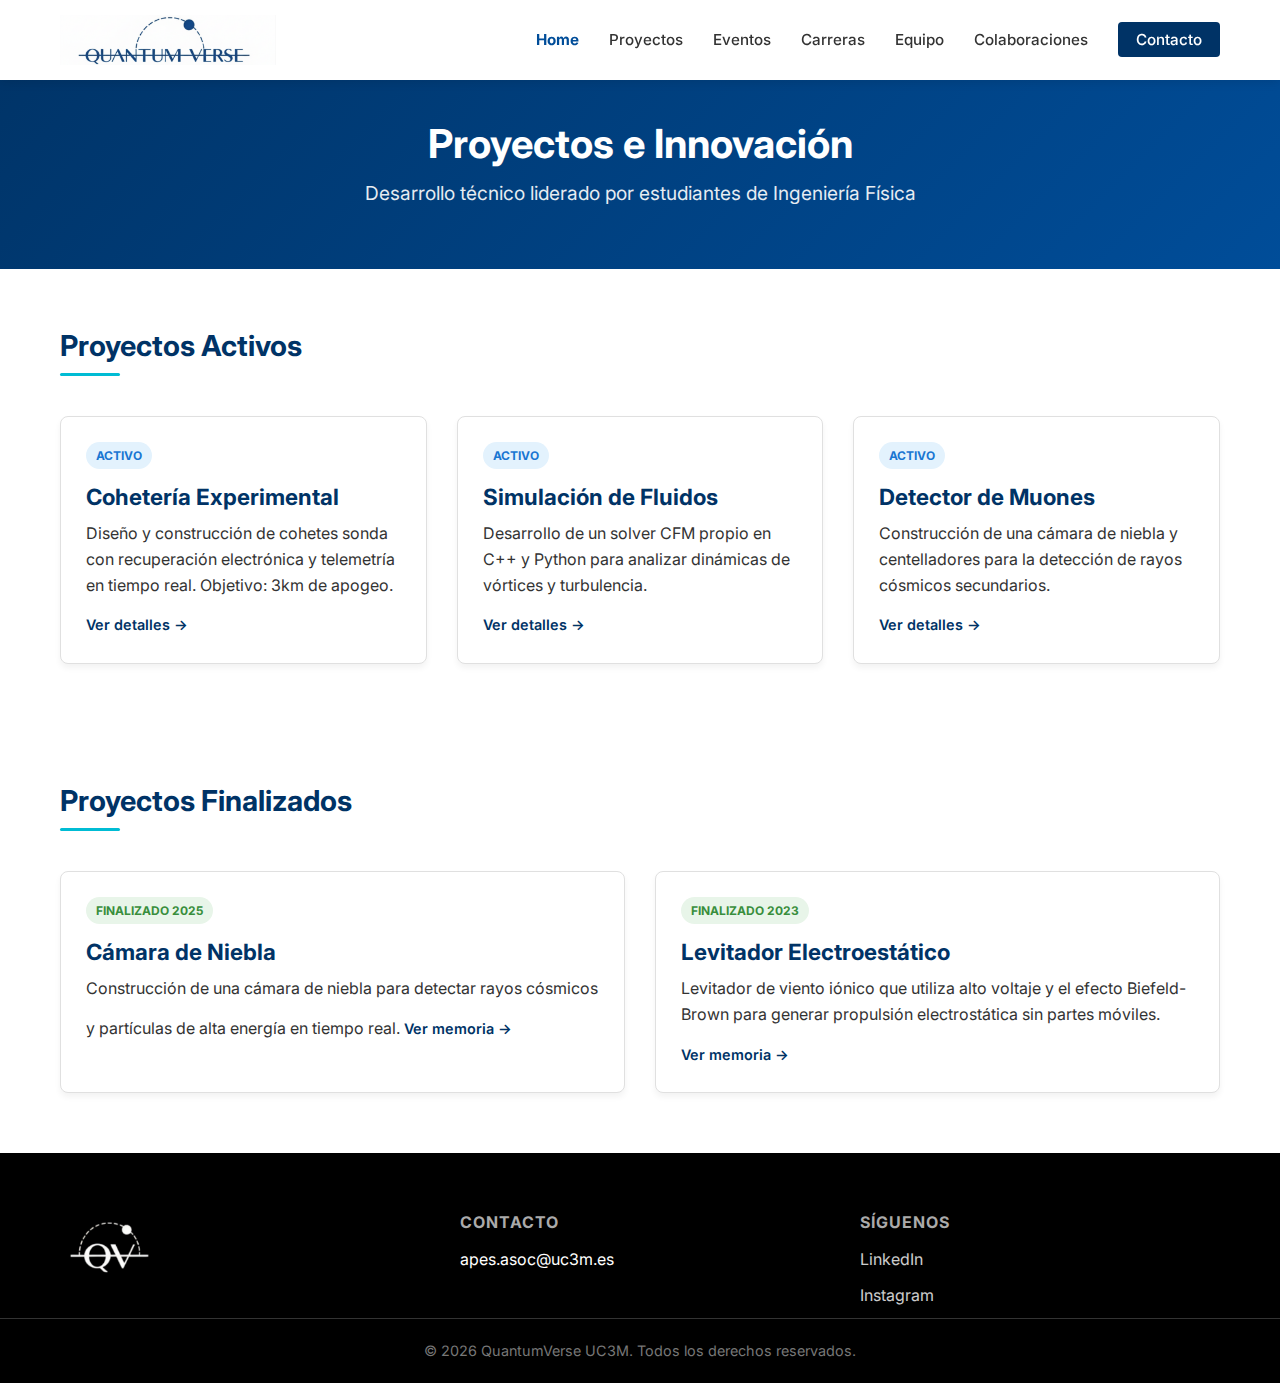
<file: proyectos.html>
<!DOCTYPE html>
<html lang="es">

<head>
    <meta charset="UTF-8">
    <meta name="viewport" content="width=device-width, initial-scale=1.0">
    <title>Proyectos - QuantumVerse</title>
    <link rel="icon" type="image/png" href="img/logo_pequeño_azul.png" />
    <meta name="description"
        content="Proyectos de ingeniería física en la UC3M: Cohetería, Simulación, Electrónica y más.">
    <link rel="stylesheet" href="style.css">
    <link rel="preconnect" href="https://fonts.googleapis.com">
    <link rel="preconnect" href="https://fonts.gstatic.com" crossorigin>
    <link href="https://fonts.googleapis.com/css2?family=Inter:wght@300;400;500;600;700&display=swap" rel="stylesheet">
</head>

<body>

    <!-- Navigation -->
    <nav class="navbar">
      <div class="container nav-container">
        <a href="index.html" class="logo">
          <img src="img/logo_grande_blanco.png" alt="QuantumVerse" style="height: 50px; width: auto; display: block;">
        </a>
        <button class="nav-toggle" aria-label="Abrir menú">
          <span class="hamburger"></span>
        </button>
        <ul class="nav-menu">
          <li><a href="index.html" class="nav-link active">Home</a></li>
          <li><a href="proyectos.html" class="nav-link">Proyectos</a></li>
          <li><a href="eventos.html" class="nav-link">Eventos</a></li>
          <li><a href="carreras.html" class="nav-link">Carreras</a></li>
          <li><a href="equipo.html" class="nav-link">Equipo</a></li>
          <li><a href="colaboraciones.html" class="nav-link">Colaboraciones</a></li>
          <li><a href="#contacto" class="nav-link button-primary">Contacto</a></li>
        </ul>
      </div>
    </nav>

    <!-- Page Header -->
    <header class="page-header">
        <div class="container">
            <h1>Proyectos e Innovación</h1>
            <p>Desarrollo técnico liderado por estudiantes de Ingeniería Física</p>
        </div>
    </header>

    <!-- Main Content -->
    <main class="page-container">
        <div class="container">
            <!-- Subsection: Active Projects -->
            <section id="activos" class="page-section">
                <div class="section-title">
                    <h2>Proyectos Activos</h2>
                    <div class="divider"></div>
                </div>
                <div class="grid projects-grid">
                    <article class="card project-card">
                        <div class="card-content">
                            <span class="tag active">Activo</span>
                            <h3>Cohetería Experimental</h3>
                            <p>Diseño y construcción de cohetes sonda con recuperación electrónica y telemetría en
                                tiempo real. Objetivo: 3km de apogeo.</p>
                            <a href="articulo.html?id=coheteria" class="read-more">Ver detalles &rarr;</a>
                        </div>
                    </article>
                    <article class="card project-card">
                        <div class="card-content">
                            <span class="tag active">Activo</span>
                            <h3>Simulación de Fluidos</h3>
                            <p>Desarrollo de un solver CFM propio en C++ y Python para analizar dinámicas de vórtices y
                                turbulencia.</p>
                            <a href="articulo.html?id=fluidos" class="read-more">Ver detalles &rarr;</a>
                        </div>
                    </article>
                    <article class="card project-card">
                        <div class="card-content">
                            <span class="tag active">Activo</span>
                            <h3>Detector de Muones</h3>
                            <p>Construcción de una cámara de niebla y centelladores para la detección de rayos cósmicos
                                secundarios.</p>
                            <a href="articulo.html?id=muones" class="read-more">Ver detalles &rarr;</a>
                        </div>
                    </article>
                </div>
            </section>

            <!-- Subsection: Past Projects -->
            <section id="pasados" class="page-section">
                <div class="section-title">
                    <h2>Proyectos Finalizados</h2>
                    <div class="divider"></div>
                </div>
                <div class="grid projects-grid">
                    <article class="card project-card">
                        <div class="card-content">
                            <span class="tag completed">Finalizado 2025</span>
                            <h3>Cámara de Niebla</h3>
                            <p>Construcción de una cámara de niebla para detectar rayos cósmicos y partículas de alta
                                energía en tiempo real. 
                            <a href="articulo.html?id=niebla" class="read-more">Ver memoria &rarr;</a>
                        </div>
                    </article>
                    <article class="card project-card">
                        <div class="card-content">
                            <span class="tag completed">Finalizado 2023</span>
                            <h3>Levitador Electroestático</h3>
                            <p>Levitador de viento iónico que utiliza alto voltaje y el efecto Biefeld-Brown para generar 
                                propulsión electrostática sin partes móviles.</p>
                            <a href="articulo.html?id=levitador" class="read-more">Ver memoria &rarr;</a>
                        </div>
                    </article>
                </div>
            </section>
        </div>
    </main>

    <!-- Footer -->
     <footer id="contacto">
      <!-- (Same footer content) -->
      <div class="container footer-content">
        <div class="footer-col">
          <img src="img/logo_pequeño_negro.png" alt="QuantumVerse" style="height: 80px; margin-bottom: 15px;">
          <p>
          </p>
        </div>
        <div class="footer-col">
          <h4>Contacto</h4>
          <p>apes.asoc@uc3m.es</p>
        </div>
        <div class="footer-col">
          <h4>Síguenos</h4>
          <ul class="social-links">
            <li><a href="https://www.linkedin.com/company/apes-uc3m">LinkedIn</a></li>
            <li><a href="https://www.instagram.com/apes_uc3m/">Instagram</a></li>
          </ul>
        </div>
      </div>
      <div class="footer-bottom">
        <p>&copy; 2026 QuantumVerse UC3M. Todos los derechos reservados.</p>
      </div>
    </footer>

    <script src="script.js"></script>
</body>

</html>
</file>
<file: style.css>
/* Existing Code... */
:root {
    --primary-color: #003366;
    --primary-light: #004d99;
    --secondary-color: #6c757d;
    --accent-color: #00bcd4;
    /* Light blue/cyan for tech feel */
    --text-color: #333333;
    --text-light: #f8f9fa;
    --bg-color: #ffffff;
    --bg-light: #f4f6f8;
    --border-color: #e0e0e0;
    --font-main: 'Inter', sans-serif;
    --container-width: 1200px;
    --box-shadow: 0 4px 6px rgba(0, 0, 0, 0.05);
    --transition: all 0.3s ease;
}

/* Reset & Base Styles */
* {
    margin: 0;
    padding: 0;
    box-sizing: border-box;
}

body {
    font-family: var(--font-main);
    color: var(--text-color);
    line-height: 1.6;
    background-color: var(--bg-color);
    scroll-behavior: smooth;
    display: flex;
    /* Sticky footer fix */
    flex-direction: column;
    min-height: 100vh;
}

/* Sticky Footer Helper */
main.page-container {
    flex: 1;
}

h1,
h2,
h3,
h4 {
    color: var(--primary-color);
    font-weight: 700;
    line-height: 1.2;
}

a {
    text-decoration: none;
    color: inherit;
    transition: var(--transition);
}

ul {
    list-style: none;
    /* Default none, but articles might override */
}

img {
    max-width: 100%;
    display: block;
}

.container {
    max-width: var(--container-width);
    margin: 0 auto;
    padding: 0 20px;
}

.section {
    padding: 80px 0;
}

.bg-light {
    background-color: var(--bg-light);
}

.bg-light-rounded {
    background-color: var(--bg-light);
    border-radius: 12px;
    padding: 40px;
    margin: 40px 0;
}

.btn {
    display: inline-block;
    padding: 12px 28px;
    border-radius: 4px;
    font-weight: 600;
    cursor: pointer;
    text-align: center;
    border: 2px solid transparent;
}

.btn-primary {
    background-color: var(--accent-color);
    color: #fff;
}

.btn-primary:hover {
    background-color: #008ba3;
}

.btn-outline {
    border-color: #fff;
    color: #fff;
}

.btn-outline:hover {
    background-color: #fff;
    color: var(--primary-color);
}

/* Navbar */
.navbar {
    position: fixed;
    top: 0;
    left: 0;
    width: 100%;
    background-color: #ffffff; /* Blanco sólido, sin transparencias */
    backdrop-filter: blur(10px);
    box-shadow: 0 2px 10px rgba(0, 0, 0, 0.1);
    z-index: 1000;
    padding: 15px 0;
}
.nav-container {
    display: flex;
    justify-content: space-between;
    align-items: center;
}

.logo {
    font-size: 1.5rem;
    font-weight: 700;
    color: var(--primary-color);
    letter-spacing: -0.5px;
}

.nav-menu {
    display: flex;
    gap: 30px;
    align-items: center;
}

.nav-link {
    font-weight: 500;
    font-size: 0.95rem;
    color: var(--text-color);
}

.nav-link:hover,
.nav-link.active {
    color: var(--primary-light);
    font-weight: 700;
}

.nav-link.button-primary {
    padding: 8px 18px;
    background-color: var(--primary-color);
    color: #fff;
    border-radius: 4px;
}

.nav-link.button-primary:hover {
    background-color: var(--primary-light);
}

.nav-toggle {
    display: none;
    background: none;
    border: none;
    cursor: pointer;
}

.hamburger {
    display: block;
    width: 25px;
    height: 3px;
    background-color: var(--text-color);
    position: relative;
}

.hamburger::before,
.hamburger::after {
    content: '';
    position: absolute;
    width: 100%;
    height: 3px;
    background-color: var(--text-color);
    left: 0;
}

.hamburger::before {
    top: -8px;
}

.hamburger::after {
    bottom: -8px;
}

/* Hero Section */
.hero-section {
    height: 100vh;
    background-image: url('img/eventos/ilunion_25/Ilunion-presentacion.jpeg');
    background-size: cover;
    background-position: center;
    position: relative;
    display: flex;
    align-items: center;
    color: #fff;
    text-align: center;
    margin-bottom: 0;
    /* Changed from potentially negative if used before */
}

/* NEW: Page Header (for subpages) */
.page-header {
    background: linear-gradient(135deg, var(--primary-color) 0%, var(--primary-light) 100%);
    color: #fff;
    padding: 120px 0 60px;
    /* Account for fixed nav */
    text-align: center;
}

.page-header h1 {
    color: #fff;
    font-size: 2.5rem;
    margin-bottom: 10px;
}

.page-header p {
    font-size: 1.2rem;
    opacity: 0.9;
}

/* Helper for main content on pages */
.page-section {
    padding: 60px 0;
}

.section-title {
    margin-bottom: 40px;
}

.section-title h2 {
    font-size: 1.8rem;
    margin-bottom: 10px;
}

.divider {
    width: 60px;
    height: 3px;
    background-color: var(--accent-color);
    border-radius: 2px;
}

.hero-overlay {
    position: absolute;
    top: 0;
    left: 0;
    width: 100%;
    height: 100%;
    background: linear-gradient(135deg, rgba(0, 51, 102, 0.9) 0%, rgba(0, 0, 0, 0.7) 100%);
    z-index: 1;
}

.hero-content {
    position: relative;
    z-index: 2;
    max-width: 800px;
}

.hero-title {
    font-size: 3.5rem;
    margin-bottom: 20px;
    color: #fff;
    line-height: 1.1;
}

.hero-subtitle {
    font-size: 1.2rem;
    margin-bottom: 30px;
    opacity: 0.9;
    font-weight: 300;
}

.hero-buttons {
    display: flex;
    gap: 20px;
    justify-content: center;
}

/* Section Header (Index) */
.section-header {
    text-align: center;
    margin-bottom: 50px;
}

.section-header h2 {
    font-size: 2.2rem;
    margin-bottom: 10px;
}

.section-header p {
    color: var(--secondary-color);
    font-size: 1.1rem;
}

/* Grid Layouts */
.grid {
    display: grid;
    gap: 30px;
}

/* Ahora solo afecta a proyectos */
.projects-grid {
    display: grid;
    /* Esto hace que las tarjetas se pongan una al lado de otra si hay sitio, 
       si no, saltan de línea solas */
    grid-template-columns: repeat(auto-fit, minmax(320px, 1fr));
    gap: 30px;            /* Espacio de separación ENTRE las tarjetas */
    margin-top: 40px;
}

.careers-grid {
    grid-template-columns: repeat(auto-fit, minmax(280px, 1fr));
}

/* Cards */
.card {
    background: #fff;
    border-radius: 8px;
    overflow: hidden;
    box-shadow: var(--box-shadow);
    transition: var(--transition);
    border: 1px solid var(--border-color);
}

.card:hover {
    transform: translateY(-5px);
    box-shadow: 0 10px 20px rgba(0, 0, 0, 0.1);
}

.card-content {
    padding: 25px;
}

.tag {
    display: inline-block;
    padding: 4px 10px;
    background-color: var(--bg-light);
    color: var(--secondary-color);
    border-radius: 20px;
    font-size: 0.75rem;
    text-transform: uppercase;
    font-weight: 700;
    margin-bottom: 15px;
}

.tag.active {
    background-color: #e3f2fd;
    color: #1976d2;
}

.tag.completed {
    background-color: #e8f5e9;
    color: #388e3c;
}

.card h3 {
    margin-bottom: 10px;
    font-size: 1.4rem;
}

.read-more {
    display: inline-block;
    margin-top: 15px;
    color: var(--primary-color);
    font-weight: 600;
    font-size: 0.9rem;
}

.read-more:hover {
    color: var(--accent-color);
}

/* List View (New) */
.list-view {
    display: flex;
    flex-direction: column;
    gap: 15px;
}

.list-item {
    background: #fff;
    border: 1px solid var(--border-color);
    border-radius: 6px;
    transition: var(--transition);
}

.list-item:hover {
    background-color: #fafafa;
    border-color: #ccc;
}

.list-link {
    display: block;
    padding: 20px;
}

.list-link h3 {
    font-size: 1.2rem;
    margin-bottom: 5px;
    color: var(--text-color);
}

.list-link .meta {
    font-size: 0.85rem;
    color: var(--secondary-color);
}


/* Careers */
.career-item {
    background: #fff;
    padding: 30px;
    border-radius: 8px;
    text-align: center;
    border-top: 4px solid var(--primary-color);
    box-shadow: var(--box-shadow);
}

.icon-box {
    font-size: 2.5rem;
    margin-bottom: 20px;
}

/* Events */
.events-list {
    display: flex;
    flex-direction: column;
    gap: 20px;
}

.event-item {
    display: flex;
    background: #fff;
    border-radius: 8px;
    overflow: hidden;
    border: 1px solid var(--border-color);
    align-items: center;
}

.date-badge {
    background-color: var(--primary-color);
    color: #fff;
    padding: 20px;
    text-align: center;
    min-width: 100px;
}

.date-badge .day {
    display: block;
    font-size: 1.8rem;
    font-weight: 700;
    line-height: 1;
}

.date-badge .month {
    text-transform: uppercase;
    font-size: 0.8rem;
    letter-spacing: 1px;
}

.event-details {
    padding: 20px;
    flex: 1;
}

.location {
    display: block;
    margin-top: 10px;
    font-size: 0.9rem;
    color: var(--secondary-color);
}
/* =========================================
   CORRECCIÓN DE ESTILOS PARA LA PÁGINA DE EQUIPO
   ========================================= */

/* 1. Ajuste fundamental: Definir la cuadrícula (para que salgan en columnas) */
/* 1. Ajuste de la cuadrícula: De 3 a 4 por fila */
.grid.team-grid {
  display: grid;
  /* Bajamos el mínimo a 220px. Ahora cabrán 4 sin problema en pantallas de ordenador */
  grid-template-columns: repeat(auto-fit, minmax(220px, 1fr)); 
  gap: 25px; /* Reducimos un pelín el hueco entre ellas para que respiren bien al ser 4 */
  padding: 40px 0;
}

/* 2. Estilo de la tarjeta principal */
.team-member {
  background-color: #ffffff;
  border-radius: 12px; /* Un borde un poco más redondeado queda más moderno */
  box-shadow: 0 4px 15px rgba(0,0,0,0.08); 
  overflow: hidden; 
  padding: 0; 
  display: flex;
  flex-direction: column;
  align-items: center;
  text-align: center;
  transition: transform 0.3s ease;
}

/* 3. FOTO RECTANGULAR GRANDE (Estilo Retrato) */
.team-avatar {
  width: 100%; 
  height: 320px; /* Aumentamos la altura para forzar ese rectángulo vertical pro */
  border-radius: 0; 
  object-fit: cover; /* MAGIA: Esto recorta la foto sobrante sin deformar la cara de la persona */
  display: block;
}

/* 4. AJUSTE DE TEXTO (Lo que hacía que se viera fatal en tu imagen) */
/* Añadimos padding explícito a los textos para que no toquen el borde */

.team-member h3 {
  padding: 0 20px; /* Padding lateral generoso */
  margin-top: 15px;
  margin-bottom: 5px;
  color: #1a1a1a;
  font-weight: 700;
  /* Forzamos que el nombre no se rompa en dos líneas */
  white-space: nowrap; 
}

.team-member .role {
  color: #00bcd4; /* El color azul turquesa de tus botones, más vibrante */
  font-weight: 600;
  margin-bottom: 15px;
  padding: 0 20px; /* Padding lateral generoso */
}

.team-member .bio {
  font-size: 0.9rem; /* Letra un poco más pequeña y fina */
  line-height: 1.6;
  padding: 0 25px 25px 25px; /* Padding generoso alrededor de la bio */
  color: #555;
  font-weight: 300;
}

/* Footer */
footer {
    background-color: #000000;
    color: #fff;
    padding: 60px 0 20px;
    margin-top: auto;
    /* Push to bottom if content is short */
}

.footer-content {
    display: grid;
    grid-template-columns: repeat(auto-fit, minmax(250px, 1fr));
    gap: 40px;
    margin-bottom: 40px;
}

.footer-col h3 {
    color: #fff;
    margin-bottom: 20px;
}

.footer-col h4 {
    color: #aaa;
    margin-bottom: 15px;
    font-size: 1rem;
    text-transform: uppercase;
    letter-spacing: 1px;
}

.social-links li {
    margin-bottom: 10px;
}

.social-links a {
    color: #fff;
    opacity: 0.8;
}

.social-links a:hover {
    opacity: 1;
    color: var(--accent-color);
}

.footer-bottom {
    text-align: center;
    padding-top: 20px;
    border-top: 1px solid #333;
    font-size: 0.9rem;
    color: #777;
}

/* Animations */
.fade-in {
    opacity: 0;
    animation: fadeIn 1s forwards;
    transform: translateY(20px);
}

.delay-1 {
    animation-delay: 0.2s;
}

.delay-2 {
    animation-delay: 0.4s;
}

@keyframes fadeIn {
    to {
        opacity: 1;
        transform: translateY(0);
    }
}

/* Media Queries */
@media (max-width: 768px) {
    .nav-menu {
        position: fixed;
        top: 60px;
        left: 0;
        width: 100%;
        background-color: #fff;
        flex-direction: column;
        padding: 20px;
        box-shadow: 0 4px 6px rgba(0, 0, 0, 0.1);
        transform: translateY(-150%);
        transition: transform 0.3s ease-in-out;
    }

    .nav-menu.active {
        transform: translateY(0);
    }

    .nav-toggle {
        display: block;
    }

    .hero-title {
        font-size: 2.5rem;
    }

    .hero-buttons {
        flex-direction: column;
    }

    .page-header h1 {
        font-size: 2rem;
    }
}
.video-container {
    position: relative;
    padding-bottom: 125%; /* Ajusta este % si el video es muy vertical o cuadrado */
    height: 0;
    overflow: hidden;
    margin: 20px 0;
    border-radius: 12px;
}

.video-container iframe {
    position: absolute;
    top: 0;
    left: 0;
    width: 100%;
    height: 100%;
    border: none;
}
#extra-items {
    width: 100%; /* Asegura que mantenga el ancho de la lista */
}

.btn-outline {
    cursor: pointer;
    transition: all 0.3s ease;
}

.container {
    max-width: 1200px; /* El ancho ideal para que no se vea estirado */
    margin: 0 auto;    /* Centra el bloque en la pantalla */
    padding: 0 20px;   /* Evita que el texto toque los bordes en móviles */
}

/* Estilos específicos para el artículo de niebla */
.article-niebla p {
    margin-bottom: 25px;
}
</file>
